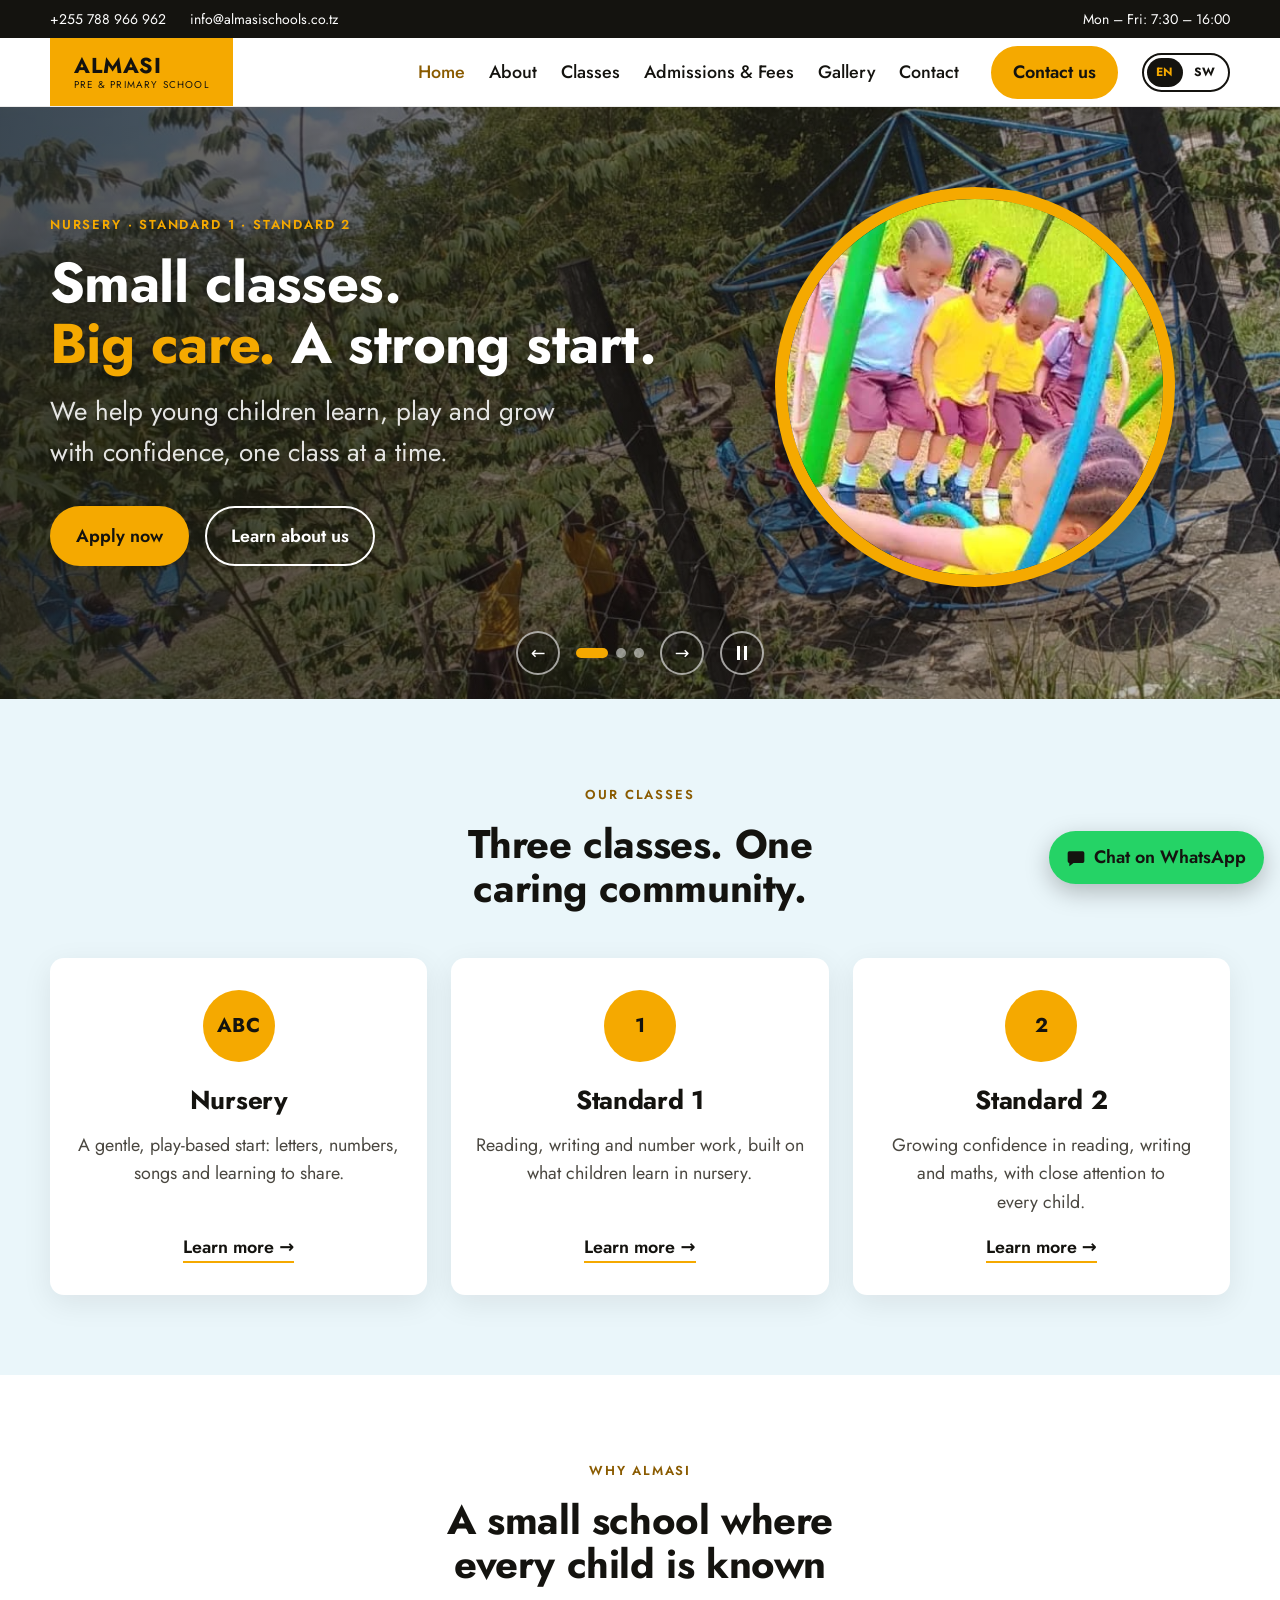
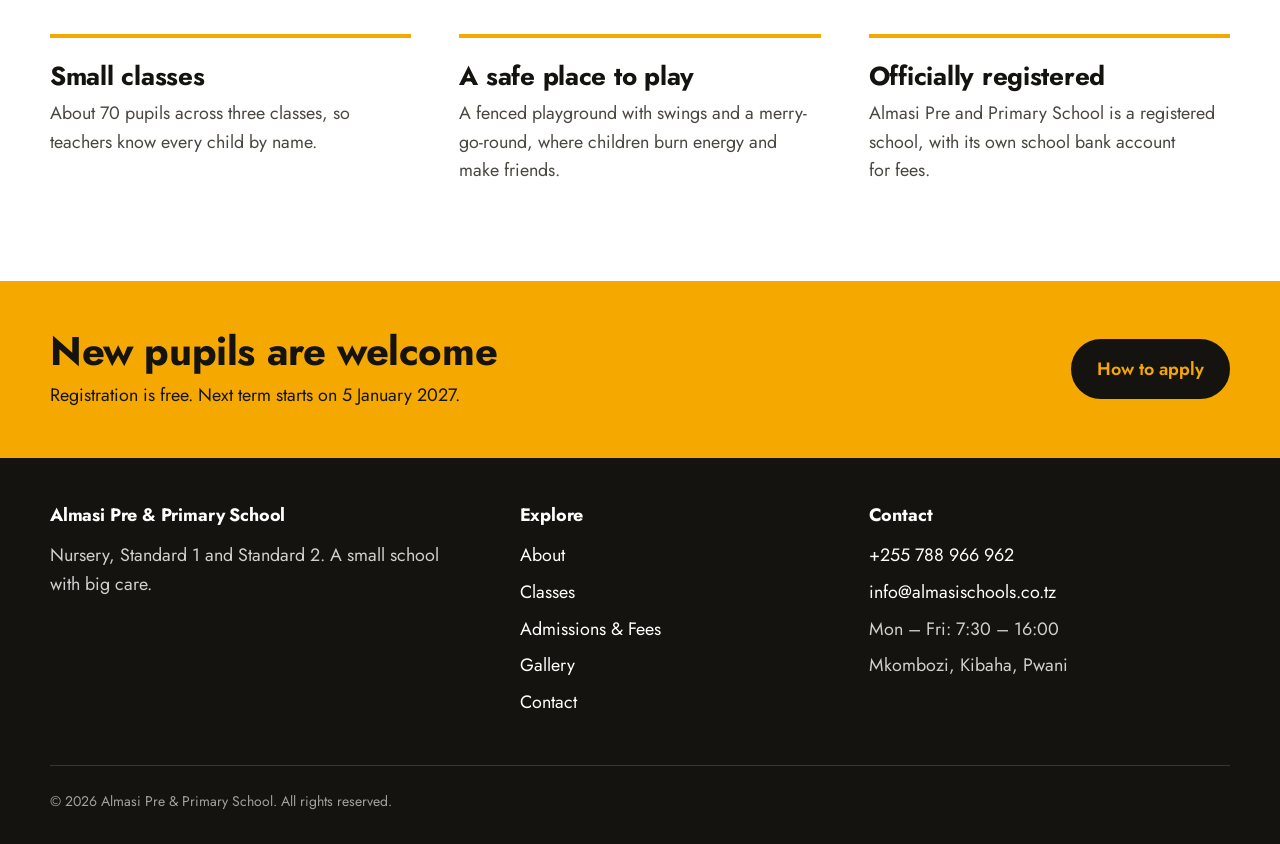
<file: index.html>
<!doctype html>
<html lang="en">
<head>
  <meta charset="utf-8">
  <meta name="viewport" content="width=device-width, initial-scale=1">
  <title>Almasi Pre &amp; Primary School | Nursery, Standard 1 and Standard 2</title>
  <meta name="description" content="Almasi Pre and Primary School: a small school with big care. Nursery, Standard 1 and Standard 2.">
  <link rel="preconnect" href="https://fonts.googleapis.com">
  <link rel="preconnect" href="https://fonts.gstatic.com" crossorigin>
  <link href="https://fonts.googleapis.com/css2?family=Jost:wght@400;500;600;700&display=swap" rel="stylesheet">
  <link rel="stylesheet" href="css/tokens.css">
  <link rel="stylesheet" href="css/base.css">
  <link rel="stylesheet" href="css/header.css">
  <link rel="stylesheet" href="css/hero.css">
  <link rel="stylesheet" href="css/sections.css">
  <link rel="stylesheet" href="css/footer.css">
  <script src="js/main.js" defer></script>
  <script src="js/hero.js" defer></script>
  <script src="js/i18n.js" defer></script>
</head>
<body>
  <a class="skip" href="#main">Skip to content</a>

  <!-- TODO: replace placeholder phone, email and hours with real ones -->
  <div class="topbar">
    <div class="container">
      <div class="topbar__group">
        <a href="tel:+255788966962">+255 788 966 962</a>
        <a href="mailto:info@almasischools.co.tz">info@almasischools.co.tz</a>
      </div>
      <span>Mon – Fri: 7:30 – 16:00</span>
    </div>
  </div>

  <header class="site-header">
    <div class="container">
      <a class="brand" href="index.html" aria-label="Almasi Pre and Primary School, home">
        <strong>ALMASI</strong><span>Pre &amp; Primary School</span>
      </a>
      <button class="nav-toggle" aria-expanded="false" aria-controls="site-nav">Menu</button>
      <nav class="site-nav" id="site-nav" data-open="false" aria-label="Main">
        <ul>
          <li><a class="nav-link" href="index.html" aria-current="page">Home</a></li>
          <li><a class="nav-link" href="about.html">About</a></li>
          <li><a class="nav-link" href="classes.html">Classes</a></li>
          <li><a class="nav-link" href="admissions.html">Admissions &amp; Fees</a></li>
          <li><a class="nav-link" href="gallery.html">Gallery</a></li>
          <li><a class="nav-link" href="contact.html">Contact</a></li>
        </ul>
        <a class="btn" href="contact.html">Contact us</a>
      </nav>
    </div>
  </header>

  <main id="main">
        <section class="hero" aria-roledescription="carousel" aria-label="Highlights">
      <div class="hero__slides" aria-live="off">

        <article class="slide slide--1 is-active" aria-roledescription="slide" aria-label="1 of 3">
          <div class="container hero__grid">
            <div class="hero__copy">
              <span class="eyebrow">Nursery · Standard 1 · Standard 2</span>
              <h1 class="hero__title">Small classes. <em>Big care.</em> A&nbsp;strong&nbsp;start.</h1>
              <p class="hero__lead">We help young children learn, play and grow with confidence, one class at a time.</p>
              <div class="hero__actions">
                <a class="btn" href="admissions.html">Apply now</a>
                <a class="btn btn--ghost" href="about.html">Learn about us</a>
              </div>
            </div>
            <div class="hero__photo">
              <img src="img/hero.jpg" width="440" height="863" style="object-position: 50% 15%" alt="Pupils sitting together on a swing in the school playground">
            </div>
          </div>
        </article>

        <article class="slide slide--2" aria-roledescription="slide" aria-label="2 of 3">
          <div class="container hero__grid">
            <div class="hero__copy">
              <span class="eyebrow">Admissions</span>
              <h2 class="hero__title">New pupils are <em>welcome</em>.</h2>
              <p class="hero__lead">Registration is free. Next term starts on 5 January 2027.</p>
              <div class="hero__actions">
                <a class="btn" href="admissions.html">How to apply</a>
                <a class="btn btn--ghost" href="contact.html">Contact us</a>
              </div>
            </div>
            <div class="hero__photo">
              <img src="img/gallery/pupil-uniform.jpg" width="960" height="1280" style="object-position: 50% 20%" alt="A pupil in the yellow and black Almasi school uniform">
            </div>
          </div>
        </article>

        <article class="slide slide--3" aria-roledescription="slide" aria-label="3 of 3">
          <div class="container hero__grid">
            <div class="hero__copy">
              <span class="eyebrow">Safe and caring</span>
              <h2 class="hero__title">A safe place to <em>play and learn</em></h2>
              <p class="hero__lead">A fenced playground with swings and play equipment, and teachers who know every child.</p>
              <div class="hero__actions">
                <a class="btn" href="gallery.html">See our gallery</a>
                <a class="btn btn--ghost" href="contact.html">Visit us</a>
              </div>
            </div>
            <div class="hero__photo">
              <img src="img/gallery/two-pupils.jpg" width="590" height="1080" style="object-position: 50% 22%" alt="Two pupils in school uniform holding hands">
            </div>
          </div>
        </article>

      </div>

      <div class="hero__controls">
        <button class="hero__arrow hero__prev" type="button" aria-label="Previous slide">&larr;</button>
        <div class="hero__dots">
          <button class="hero__dot" type="button" aria-label="Go to slide 1" aria-current="true"></button>
          <button class="hero__dot" type="button" aria-label="Go to slide 2"></button>
          <button class="hero__dot" type="button" aria-label="Go to slide 3"></button>
        </div>
        <button class="hero__arrow hero__next" type="button" aria-label="Next slide">&rarr;</button>
        <button class="hero__pause" type="button" aria-label="Pause slideshow" aria-pressed="false"></button>
      </div>
    </section>

    <!-- TODO: placeholder copy. Confirm with the school before launch -->
    <section class="section section--tint" aria-labelledby="classes-title">
      <div class="container">
        <div class="section__head">
          <span class="eyebrow">Our classes</span>
          <h2 id="classes-title">Three classes. One caring community.</h2>
        </div>
        <div class="cards">
          <article class="card">
            <div class="card__badge" aria-hidden="true">ABC</div>
            <h3>Nursery</h3>
            <p>A gentle, play-based start: letters, numbers, songs and learning to share.</p>
            <a class="card__link" href="classes.html#nursery">Learn more &rarr;</a>
          </article>
          <article class="card">
            <div class="card__badge" aria-hidden="true">1</div>
            <h3>Standard 1</h3>
            <p>Reading, writing and number work, built on what children learn in nursery.</p>
            <a class="card__link" href="classes.html#standard-1">Learn more &rarr;</a>
          </article>
          <article class="card">
            <div class="card__badge" aria-hidden="true">2</div>
            <h3>Standard 2</h3>
            <p>Growing confidence in reading, writing and maths, with close attention to every child.</p>
            <a class="card__link" href="classes.html#standard-2">Learn more &rarr;</a>
          </article>
        </div>
      </div>
    </section>

    <!-- TODO: confirm pupil numbers; add registration number -->
    <section class="section" aria-labelledby="why-title">
      <div class="container">
        <div class="section__head">
          <span class="eyebrow">Why Almasi</span>
          <h2 id="why-title">A small school where every child is known</h2>
        </div>
        <div class="features">
          <div class="feature">
            <h3>Small classes</h3>
            <p>About 70 pupils across three classes, so teachers know every child by name.</p>
          </div>
          <div class="feature">
            <h3>A safe place to play</h3>
            <p>A fenced playground with swings and a merry-go-round, where children burn energy and make friends.</p>
          </div>
          <div class="feature">
            <h3>Officially registered</h3>
            <p>Almasi Pre and Primary School is a registered school, with its own school bank account for fees.</p>
          </div>
        </div>
      </div>
    </section>

    <section class="band" aria-labelledby="apply-title">
      <div class="container">
        <div>
                    <h2 id="apply-title">New pupils are welcome</h2>
          <p>Registration is free. Next term starts on 5 January 2027.</p>
        </div>
        <a class="btn" href="admissions.html">How to apply</a>
      </div>
    </section>
  </main>

  <!-- TODO: replace placeholder phone, email, address and WhatsApp number -->
  <footer class="site-footer">
    <div class="container">
      <div class="footer__grid">
        <div>
          <h3>Almasi Pre &amp; Primary School</h3>
          <p>Nursery, Standard 1 and Standard 2. A small school with big care.</p>
        </div>
        <div>
          <h3>Explore</h3>
          <ul class="footer__list">
            <li><a href="about.html">About</a></li>
            <li><a href="classes.html">Classes</a></li>
            <li><a href="admissions.html">Admissions &amp; Fees</a></li>
            <li><a href="gallery.html">Gallery</a></li>
            <li><a href="contact.html">Contact</a></li>
          </ul>
        </div>
        <div>
          <h3>Contact</h3>
          <ul class="footer__list">
            <li><a href="tel:+255788966962">+255 788 966 962</a></li>
            <li><a href="mailto:info@almasischools.co.tz">info@almasischools.co.tz</a></li>
            <li>Mon – Fri: 7:30 – 16:00</li>
            <li>Mkombozi, Kibaha, Pwani</li>
          </ul>
        </div>
      </div>
      <div class="footer__legal">
        <p>&copy; 2026 Almasi Pre &amp; Primary School. All rights reserved.</p>
      </div>
    </div>
  </footer>

  <a class="whatsapp" href="https://wa.me/255788966962?text=Hello%20Almasi%20Pre%20%26%20Primary%20School%2C%20I%20would%20like%20to%20ask%20about%20admission." aria-label="Chat with us on WhatsApp">
    <svg viewBox="0 0 24 24" width="20" height="20" aria-hidden="true"><path fill="currentColor" d="M4 4h16a2 2 0 0 1 2 2v10a2 2 0 0 1-2 2H9l-5 4v-4H4a2 2 0 0 1-2-2V6a2 2 0 0 1 2-2z"/></svg>
    <span class="whatsapp__label">Chat on WhatsApp</span>
  </a>
</body>
</html>
</file>
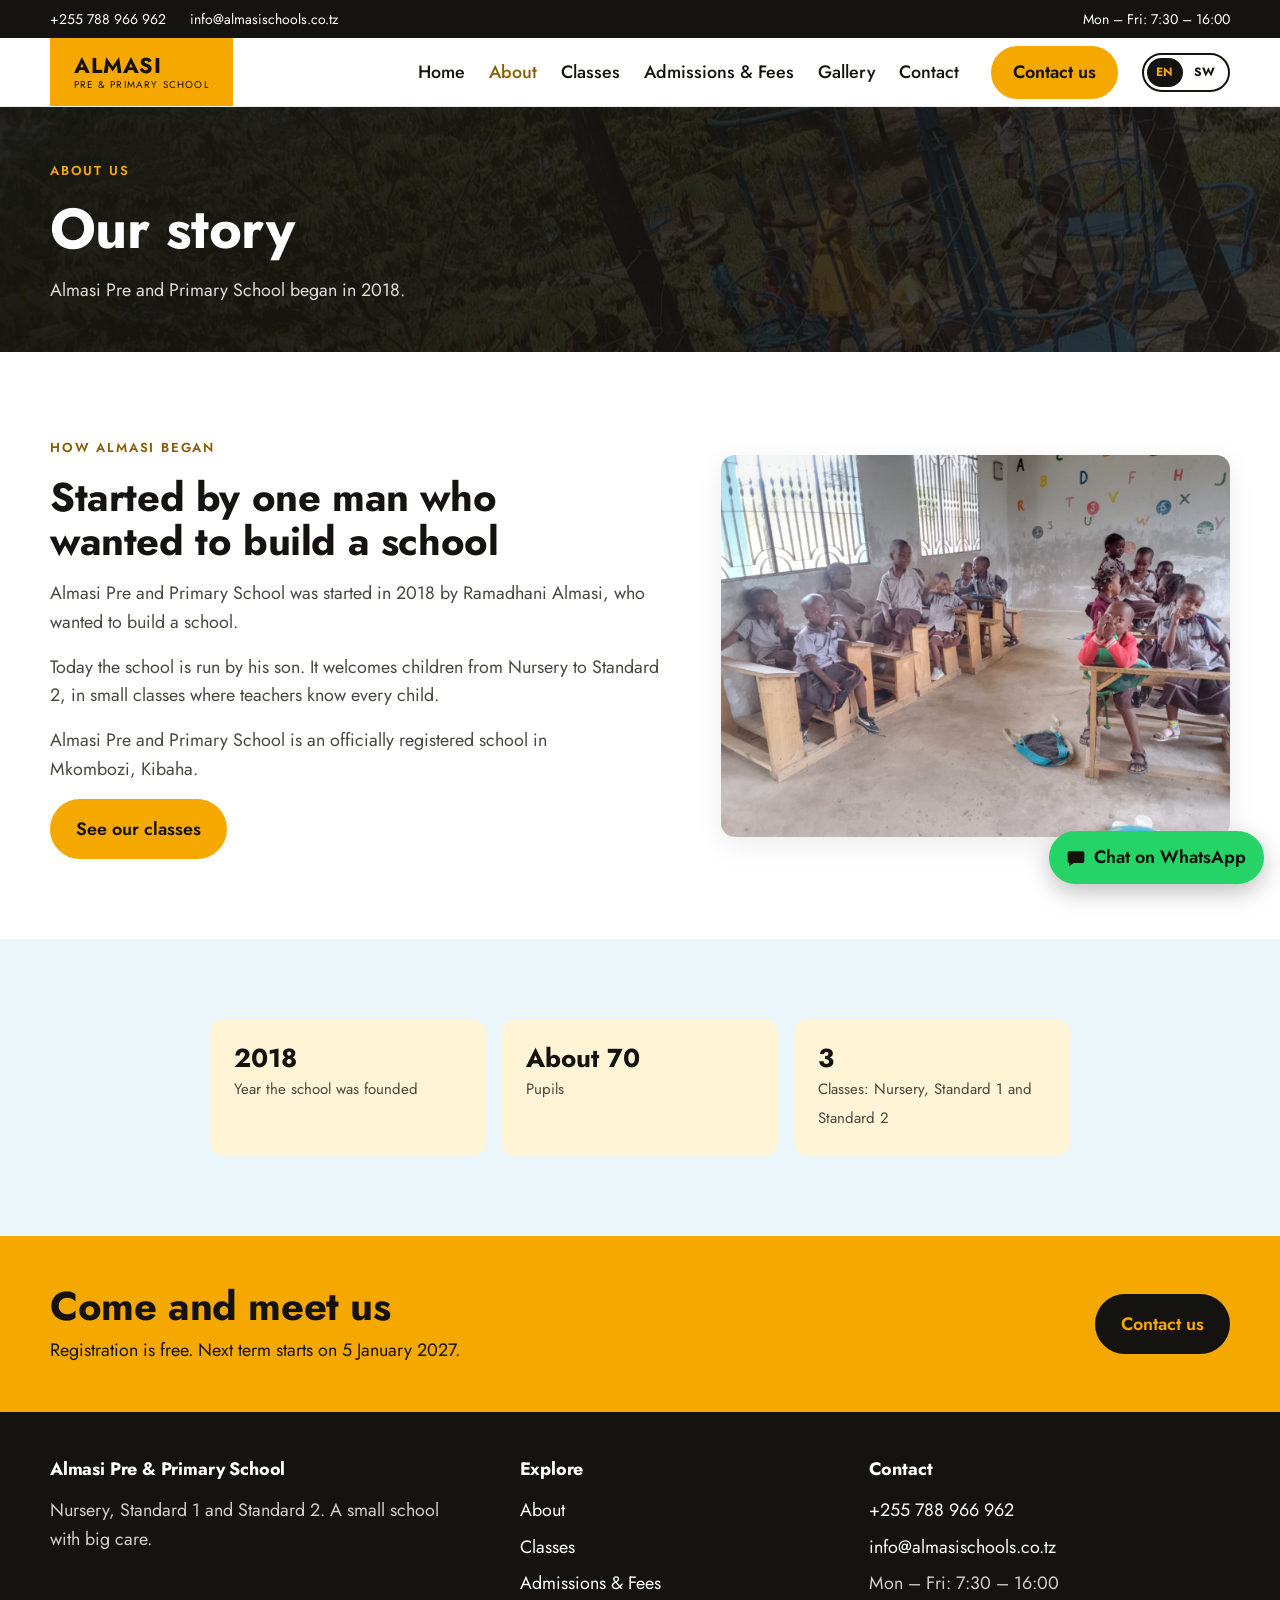
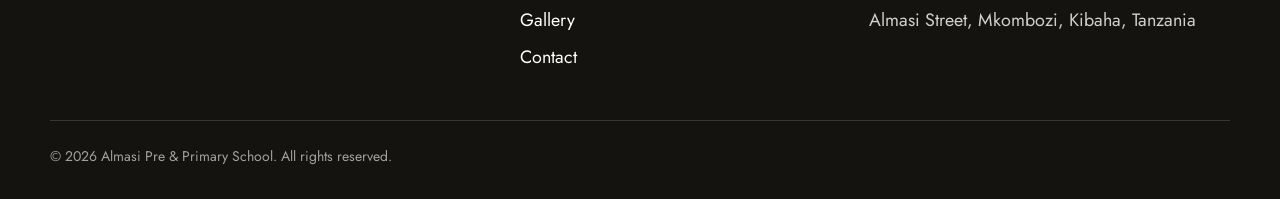
<file: about.html>
<!doctype html>
<html lang="en">
<head>
  <meta charset="utf-8">
  <meta name="viewport" content="width=device-width, initial-scale=1">
  <title>About | Almasi Pre &amp; Primary School</title>
  <meta name="description" content="Almasi Pre and Primary School was started in 2018 by Ramadhani Almasi in Mkombozi, Kibaha. Read our story.">
  <link rel="preconnect" href="https://fonts.googleapis.com">
  <link rel="preconnect" href="https://fonts.gstatic.com" crossorigin>
  <link href="https://fonts.googleapis.com/css2?family=Jost:wght@400;500;600;700&display=swap" rel="stylesheet">
  <link rel="stylesheet" href="css/tokens.css">
  <link rel="stylesheet" href="css/base.css">
  <link rel="stylesheet" href="css/header.css">
  <link rel="stylesheet" href="css/sections.css">
  <link rel="stylesheet" href="css/footer.css">
  <link rel="stylesheet" href="css/pages.css">
  <script src="js/main.js" defer></script>
  <script src="js/i18n.js" defer></script>
</head>
<body>
  <a class="skip" href="#main">Skip to content</a>

  <!-- TODO: confirm email address and opening hours -->
  <div class="topbar">
    <div class="container">
      <div class="topbar__group">
        <a href="tel:+255788966962">+255 788 966 962</a>
        <a href="mailto:info@almasischools.co.tz">info@almasischools.co.tz</a>
      </div>
      <span>Mon – Fri: 7:30 – 16:00</span>
    </div>
  </div>

  <header class="site-header">
    <div class="container">
      <a class="brand" href="index.html" aria-label="Almasi Pre and Primary School, home">
        <strong>ALMASI</strong><span>Pre &amp; Primary School</span>
      </a>
      <button class="nav-toggle" aria-expanded="false" aria-controls="site-nav">Menu</button>
      <nav class="site-nav" id="site-nav" data-open="false" aria-label="Main">
        <ul>
          <li><a class="nav-link" href="index.html">Home</a></li>
          <li><a class="nav-link" href="about.html" aria-current="page">About</a></li>
          <li><a class="nav-link" href="classes.html">Classes</a></li>
          <li><a class="nav-link" href="admissions.html">Admissions &amp; Fees</a></li>
          <li><a class="nav-link" href="gallery.html">Gallery</a></li>
          <li><a class="nav-link" href="contact.html">Contact</a></li>
        </ul>
        <a class="btn" href="contact.html">Contact us</a>
      </nav>
    </div>
  </header>

  <main id="main">
    <section class="page-hero">
      <div class="container">
        <span class="eyebrow">About us</span>
        <h1>Our story</h1>
        <p>Almasi Pre and Primary School began in 2018.</p>
      </div>
    </section>

    <!-- TODO: this story uses only the facts given so far. Add the real details:
         why Ramadhani Almasi wanted a school, key milestones, and the name and role of the person running it today -->
    <section class="section">
      <div class="container about-grid">
        <div>
          <span class="eyebrow">How Almasi began</span>
          <h2>Started by one man who wanted to build a school</h2>
          <p>Almasi Pre and Primary School was started in 2018 by Ramadhani Almasi, who wanted to build a school.</p>
          <p>Today the school is run by his son. It welcomes children from Nursery to Standard 2, in small classes where teachers know every child.</p>
          <p>Almasi Pre and Primary School is an officially registered school in Mkombozi, Kibaha.</p>
          <a class="btn" href="classes.html">See our classes</a>
        </div>
        <div class="about-photo">
          <img src="img/gallery/classroom.jpg" width="1280" height="960" alt="Pupils sitting at their wooden desks in an Almasi classroom" loading="lazy">
        </div>
      </div>
    </section>

    <!-- TODO: update these numbers whenever they change -->
    <section class="section section--tint">
      <div class="narrow">
        <div class="facts">
          <div class="fact"><strong>2018</strong><span>Year the school was founded</span></div>
          <div class="fact"><strong>About 70</strong><span>Pupils</span></div>
          <div class="fact"><strong>3</strong><span>Classes: Nursery, Standard 1 and Standard 2</span></div>
        </div>
      </div>
    </section>

    <section class="band" aria-labelledby="visit-title">
      <div class="container">
        <div>
          <h2 id="visit-title">Come and meet us</h2>
          <p>Registration is free. Next term starts on 5 January 2027.</p>
        </div>
        <a class="btn" href="contact.html">Contact us</a>
      </div>
    </section>
  </main>

  <footer class="site-footer">
    <div class="container">
      <div class="footer__grid">
        <div>
          <h3>Almasi Pre &amp; Primary School</h3>
          <p>Nursery, Standard 1 and Standard 2. A small school with big care.</p>
        </div>
        <div>
          <h3>Explore</h3>
          <ul class="footer__list">
            <li><a href="about.html">About</a></li>
            <li><a href="classes.html">Classes</a></li>
            <li><a href="admissions.html">Admissions &amp; Fees</a></li>
            <li><a href="gallery.html">Gallery</a></li>
            <li><a href="contact.html">Contact</a></li>
          </ul>
        </div>
        <div>
          <h3>Contact</h3>
          <ul class="footer__list">
            <li><a href="tel:+255788966962">+255 788 966 962</a></li>
            <li><a href="mailto:info@almasischools.co.tz">info@almasischools.co.tz</a></li>
            <li>Mon – Fri: 7:30 – 16:00</li>
            <li>Almasi Street, Mkombozi, Kibaha, Tanzania</li>
          </ul>
        </div>
      </div>
      <div class="footer__legal">
        <p>&copy; 2026 Almasi Pre &amp; Primary School. All rights reserved.</p>
      </div>
    </div>
  </footer>

  <a class="whatsapp" href="https://wa.me/255788966962?text=Hello%20Almasi%20Pre%20%26%20Primary%20School%2C%20I%20would%20like%20to%20ask%20about%20admission." aria-label="Chat with us on WhatsApp">
    <svg viewBox="0 0 24 24" width="20" height="20" aria-hidden="true"><path fill="currentColor" d="M4 4h16a2 2 0 0 1 2 2v10a2 2 0 0 1-2 2H9l-5 4v-4H4a2 2 0 0 1-2-2V6a2 2 0 0 1 2-2z"/></svg>
    <span class="whatsapp__label">Chat on WhatsApp</span>
  </a>
</body>
</html>
</file>
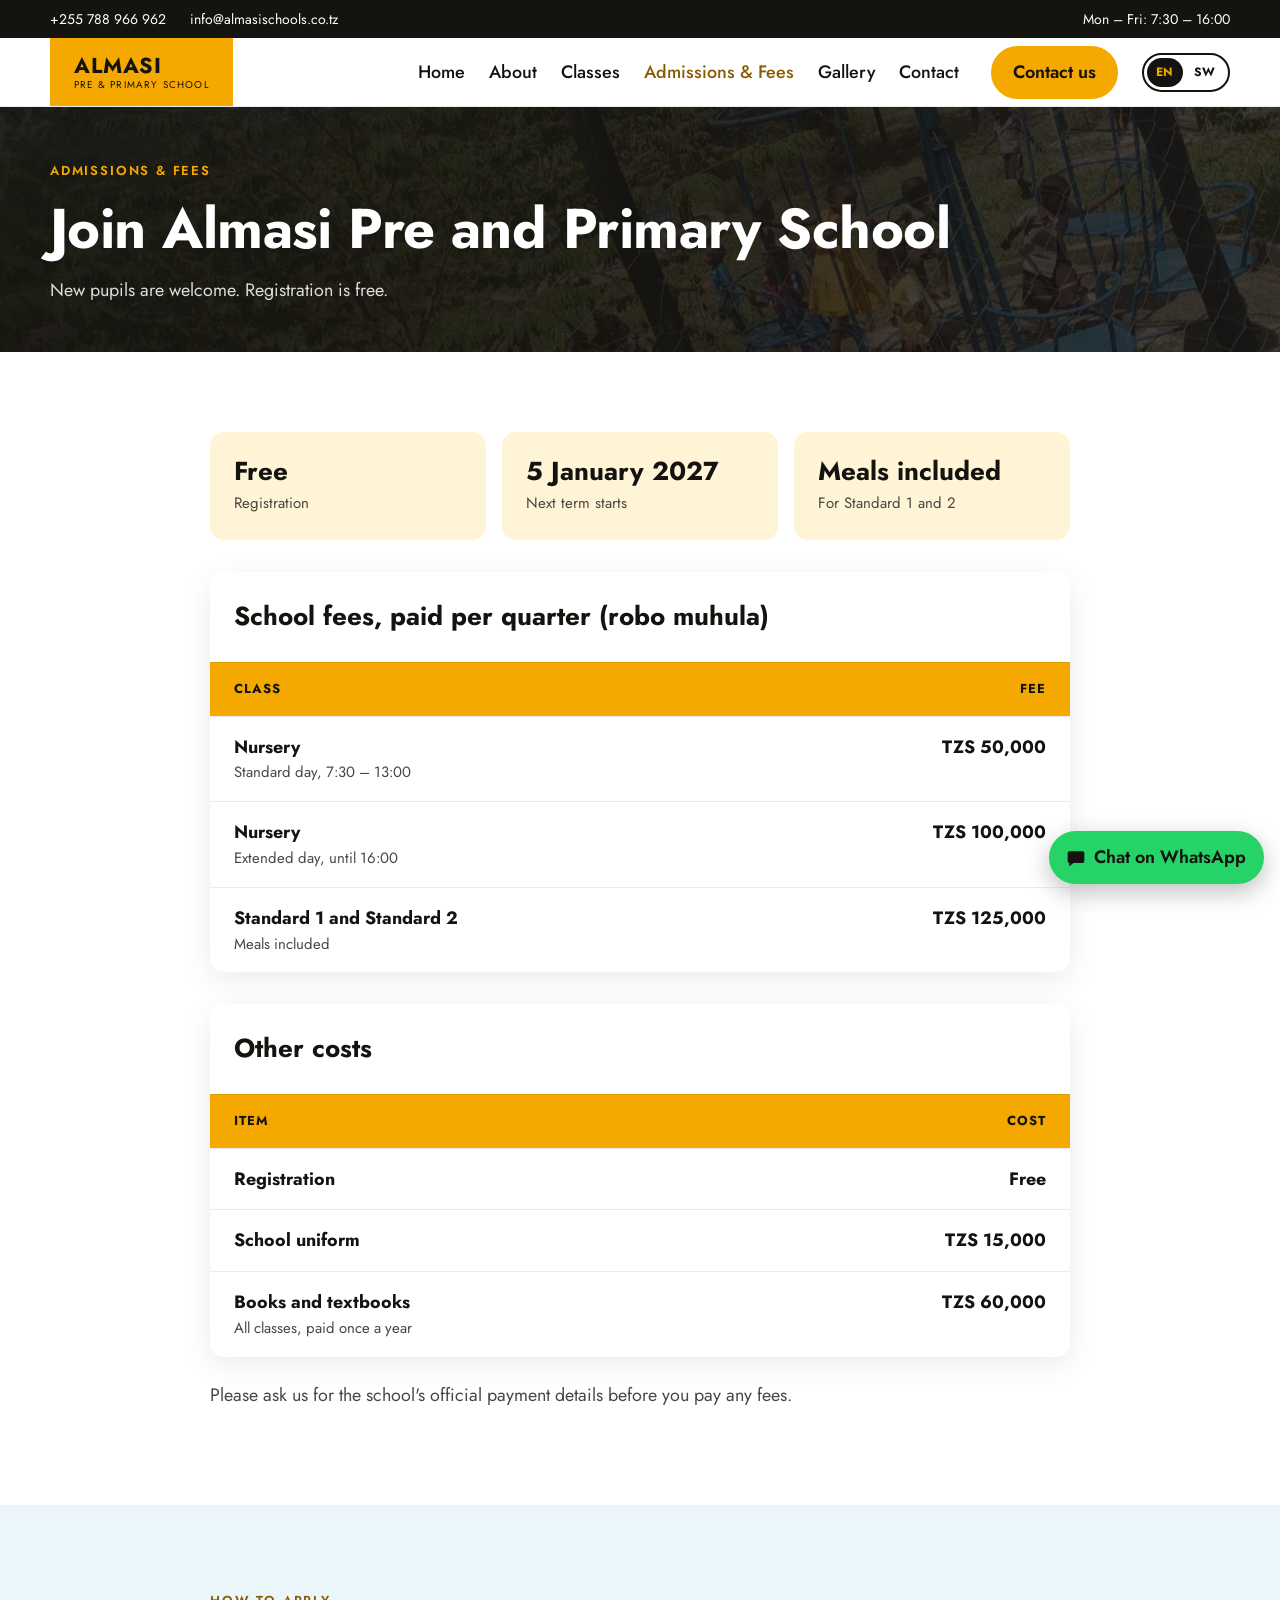
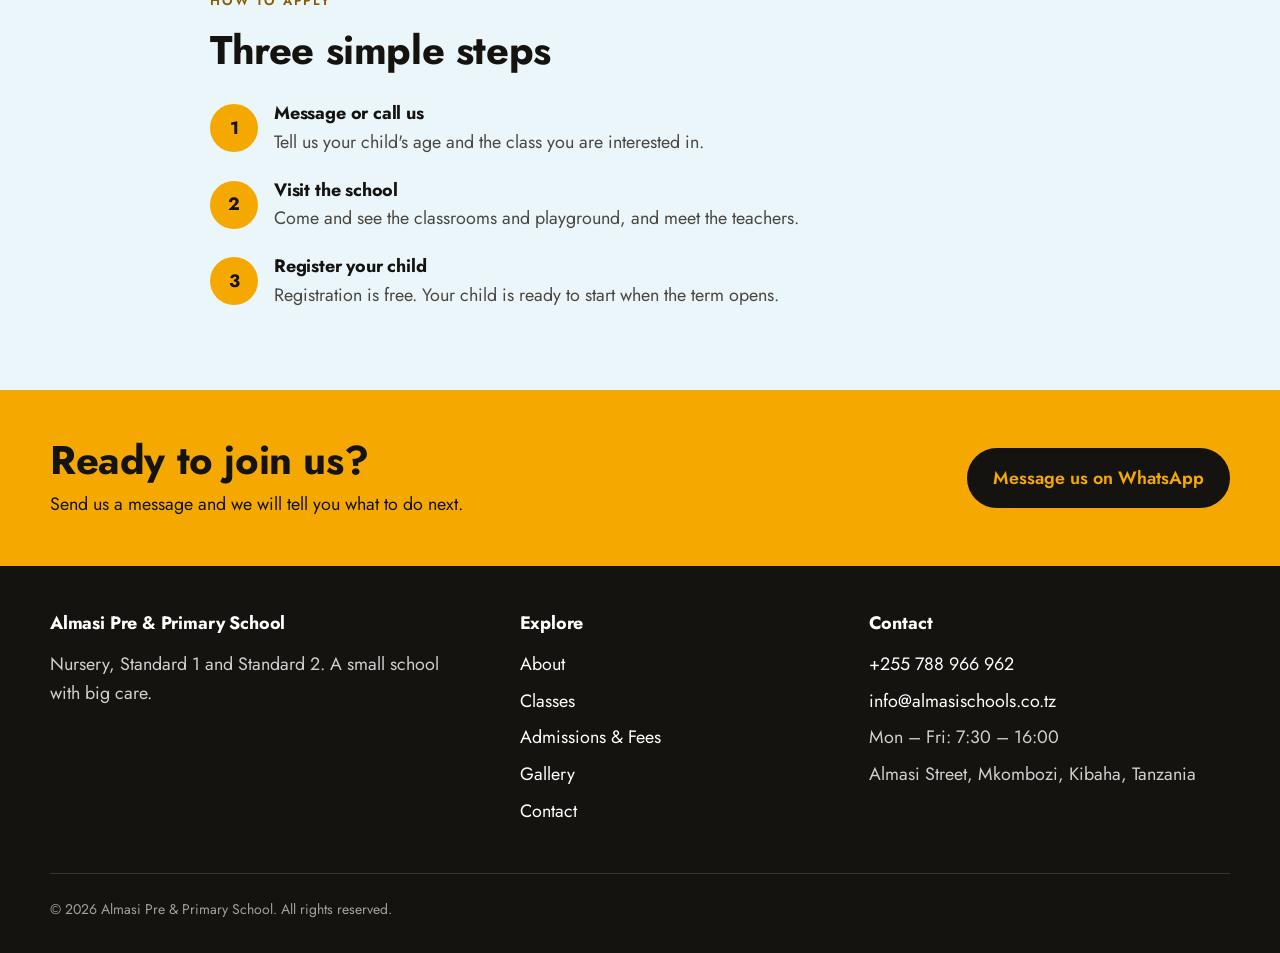
<file: admissions.html>
<!doctype html>
<html lang="en">
<head>
  <meta charset="utf-8">
  <meta name="viewport" content="width=device-width, initial-scale=1">
  <title>Admissions &amp; Fees | Almasi Pre &amp; Primary School</title>
  <meta name="description" content="Fees and admission at Almasi Pre and Primary School, Mkombozi, Kibaha. Registration is free. Next term starts on 5 January 2027.">
  <link rel="preconnect" href="https://fonts.googleapis.com">
  <link rel="preconnect" href="https://fonts.gstatic.com" crossorigin>
  <link href="https://fonts.googleapis.com/css2?family=Jost:wght@400;500;600;700&display=swap" rel="stylesheet">
  <link rel="stylesheet" href="css/tokens.css">
  <link rel="stylesheet" href="css/base.css">
  <link rel="stylesheet" href="css/header.css">
  <link rel="stylesheet" href="css/sections.css">
  <link rel="stylesheet" href="css/footer.css">
  <link rel="stylesheet" href="css/pages.css">
  <script src="js/main.js" defer></script>
  <script src="js/i18n.js" defer></script>
</head>
<body>
  <a class="skip" href="#main">Skip to content</a>

  <!-- TODO: confirm email address and opening hours -->
  <div class="topbar">
    <div class="container">
      <div class="topbar__group">
        <a href="tel:+255788966962">+255 788 966 962</a>
        <a href="mailto:info@almasischools.co.tz">info@almasischools.co.tz</a>
      </div>
      <span>Mon – Fri: 7:30 – 16:00</span>
    </div>
  </div>

  <header class="site-header">
    <div class="container">
      <a class="brand" href="index.html" aria-label="Almasi Pre and Primary School, home">
        <strong>ALMASI</strong><span>Pre &amp; Primary School</span>
      </a>
      <button class="nav-toggle" aria-expanded="false" aria-controls="site-nav">Menu</button>
      <nav class="site-nav" id="site-nav" data-open="false" aria-label="Main">
        <ul>
          <li><a class="nav-link" href="index.html">Home</a></li>
          <li><a class="nav-link" href="about.html">About</a></li>
          <li><a class="nav-link" href="classes.html">Classes</a></li>
          <li><a class="nav-link" href="admissions.html" aria-current="page">Admissions &amp; Fees</a></li>
          <li><a class="nav-link" href="gallery.html">Gallery</a></li>
          <li><a class="nav-link" href="contact.html">Contact</a></li>
        </ul>
        <a class="btn" href="contact.html">Contact us</a>
      </nav>
    </div>
  </header>

  <main id="main">
    <section class="page-hero">
      <div class="container">
        <span class="eyebrow">Admissions &amp; Fees</span>
        <h1>Join Almasi Pre and Primary School</h1>
        <p>New pupils are welcome. Registration is free.</p>
      </div>
    </section>

    <section class="section">
      <div class="narrow">
        <div class="facts">
          <div class="fact"><strong>Free</strong><span>Registration</span></div>
          <div class="fact"><strong>5 January 2027</strong><span>Next term starts</span></div>
          <div class="fact"><strong>Meals included</strong><span>For Standard 1 and 2</span></div>
        </div>

        <div class="table-wrap">
          <table class="fee-table">
            <caption>School fees, paid per quarter (robo muhula)</caption>
            <thead>
              <tr><th scope="col">Class</th><th scope="col">Fee</th></tr>
            </thead>
            <tbody>
              <tr><th scope="row">Nursery<small>Standard day, 7:30 – 13:00</small></th><td>TZS 50,000</td></tr>
              <tr><th scope="row">Nursery<small>Extended day, until 16:00</small></th><td>TZS 100,000</td></tr>
              <tr><th scope="row">Standard 1 and Standard 2<small>Meals included</small></th><td>TZS 125,000</td></tr>
            </tbody>
          </table>
        </div>

        <div class="table-wrap">
          <table class="fee-table">
            <caption>Other costs</caption>
            <thead>
              <tr><th scope="col">Item</th><th scope="col">Cost</th></tr>
            </thead>
            <tbody>
              <tr><th scope="row">Registration</th><td>Free</td></tr>
              <tr><th scope="row">School uniform</th><td>TZS 15,000</td></tr>
              <tr><th scope="row">Books and textbooks<small>All classes, paid once a year</small></th><td>TZS 60,000</td></tr>
            </tbody>
          </table>
        </div>

        <p class="fee-note">Please ask us for the school's official payment details before you pay any fees.</p>
      </div>
    </section>

    <!-- TODO: confirm these steps match how the school really admits pupils -->
    <section class="section section--tint">
      <div class="narrow">
        <span class="eyebrow">How to apply</span>
        <h2>Three simple steps</h2>
        <ol class="steps">
          <li>
            <div>
              <h3>Message or call us</h3>
              <p>Tell us your child's age and the class you are interested in.</p>
            </div>
          </li>
          <li>
            <div>
              <h3>Visit the school</h3>
              <p>Come and see the classrooms and playground, and meet the teachers.</p>
            </div>
          </li>
          <li>
            <div>
              <h3>Register your child</h3>
              <p>Registration is free. Your child is ready to start when the term opens.</p>
            </div>
          </li>
        </ol>
      </div>
    </section>

    <section class="band" aria-labelledby="apply-title">
      <div class="container">
        <div>
          <h2 id="apply-title">Ready to join us?</h2>
          <p>Send us a message and we will tell you what to do next.</p>
        </div>
        <a class="btn" href="https://wa.me/255788966962?text=Hello%20Almasi%20Pre%20%26%20Primary%20School%2C%20I%20would%20like%20to%20register%20my%20child.%20Class%3A%20">Message us on WhatsApp</a>
      </div>
    </section>
  </main>

  <footer class="site-footer">
    <div class="container">
      <div class="footer__grid">
        <div>
          <h3>Almasi Pre &amp; Primary School</h3>
          <p>Nursery, Standard 1 and Standard 2. A small school with big care.</p>
        </div>
        <div>
          <h3>Explore</h3>
          <ul class="footer__list">
            <li><a href="about.html">About</a></li>
            <li><a href="classes.html">Classes</a></li>
            <li><a href="admissions.html">Admissions &amp; Fees</a></li>
            <li><a href="gallery.html">Gallery</a></li>
            <li><a href="contact.html">Contact</a></li>
          </ul>
        </div>
        <div>
          <h3>Contact</h3>
          <ul class="footer__list">
            <li><a href="tel:+255788966962">+255 788 966 962</a></li>
            <li><a href="mailto:info@almasischools.co.tz">info@almasischools.co.tz</a></li>
            <li>Mon – Fri: 7:30 – 16:00</li>
            <li>Almasi Street, Mkombozi, Kibaha, Tanzania</li>
          </ul>
        </div>
      </div>
      <div class="footer__legal">
        <p>&copy; 2026 Almasi Pre &amp; Primary School. All rights reserved.</p>
      </div>
    </div>
  </footer>

  <a class="whatsapp" href="https://wa.me/255788966962?text=Hello%20Almasi%20Pre%20%26%20Primary%20School%2C%20I%20would%20like%20to%20ask%20about%20admission." aria-label="Chat with us on WhatsApp">
    <svg viewBox="0 0 24 24" width="20" height="20" aria-hidden="true"><path fill="currentColor" d="M4 4h16a2 2 0 0 1 2 2v10a2 2 0 0 1-2 2H9l-5 4v-4H4a2 2 0 0 1-2-2V6a2 2 0 0 1 2-2z"/></svg>
    <span class="whatsapp__label">Chat on WhatsApp</span>
  </a>
</body>
</html>
</file>
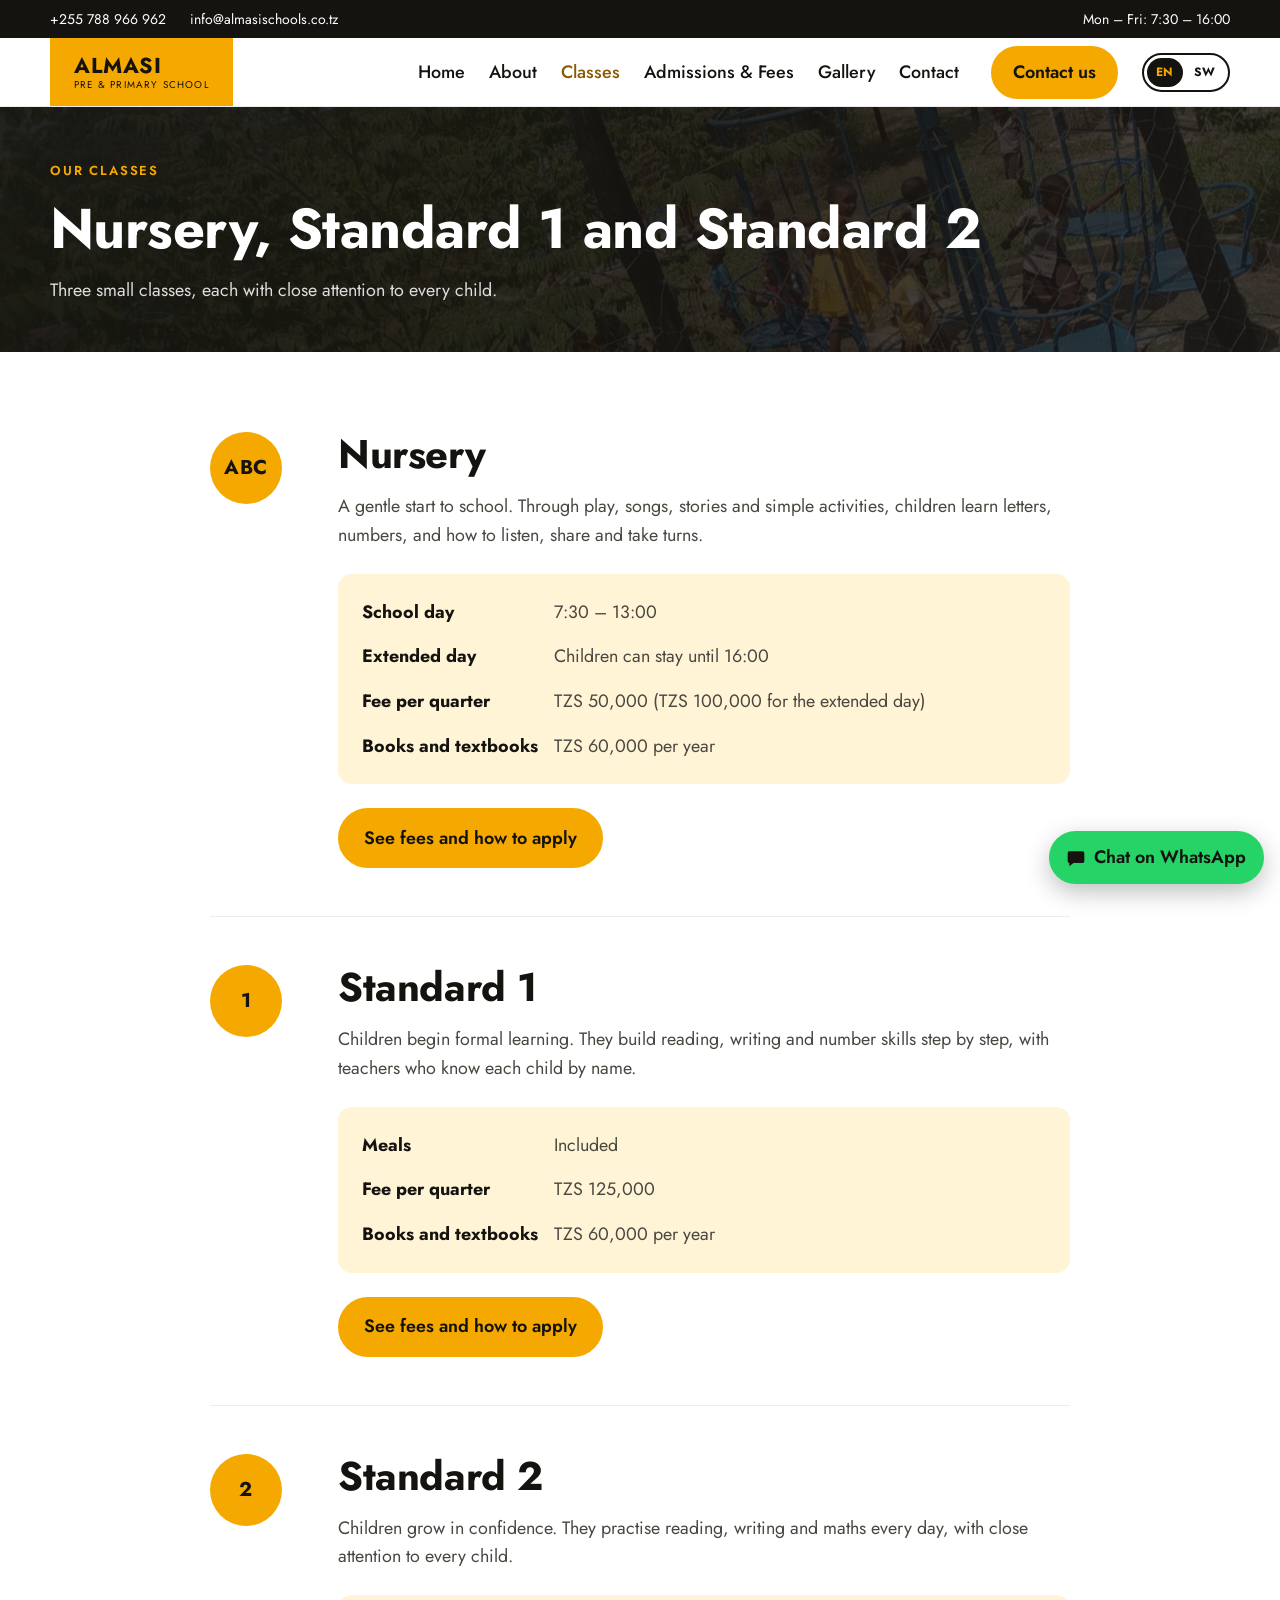
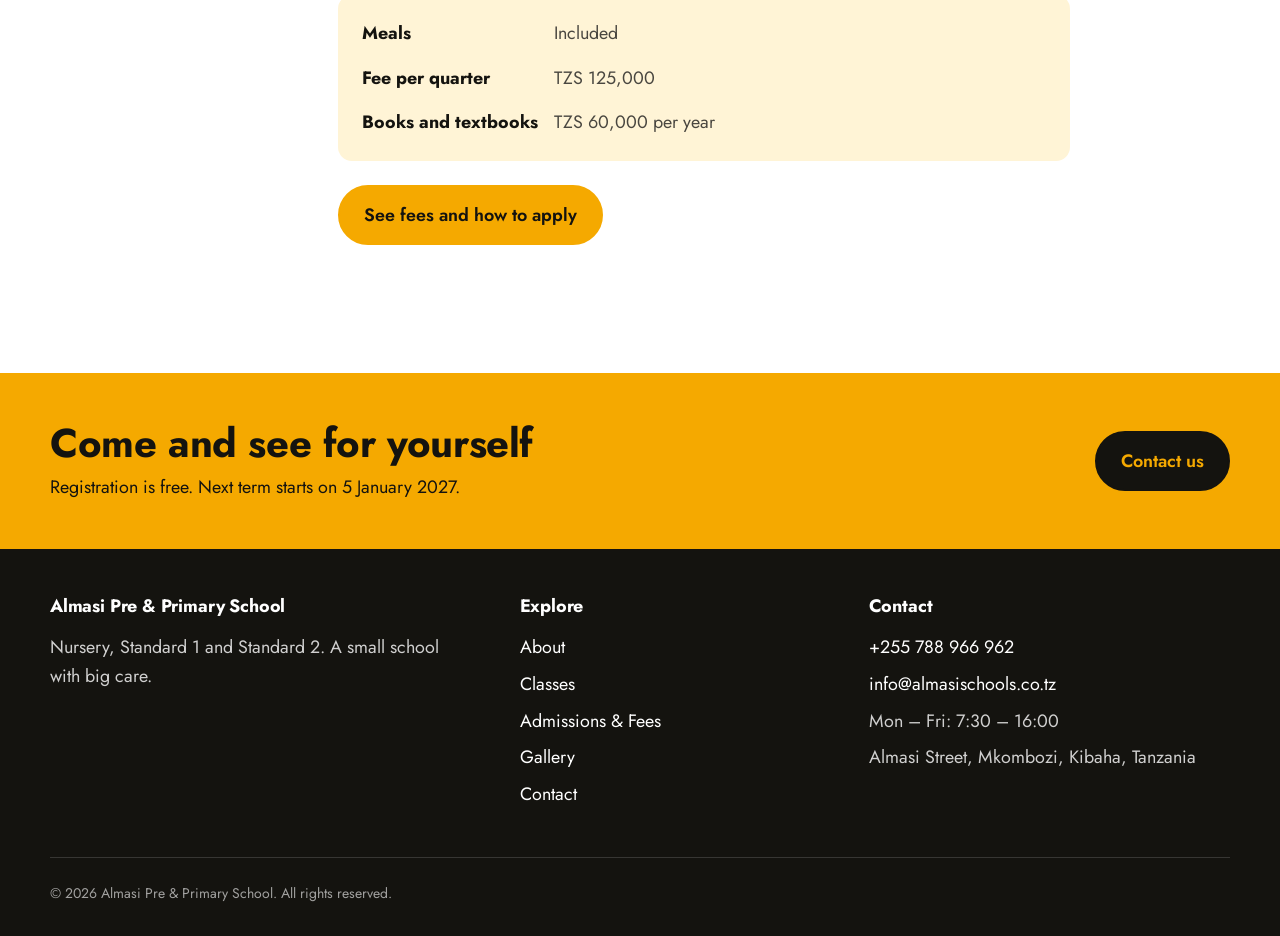
<file: classes.html>
<!doctype html>
<html lang="en">
<head>
  <meta charset="utf-8">
  <meta name="viewport" content="width=device-width, initial-scale=1">
  <title>Classes | Almasi Pre &amp; Primary School</title>
  <meta name="description" content="Nursery, Standard 1 and Standard 2 at Almasi Pre and Primary School in Mkombozi, Kibaha: school day, fees and what children learn.">
  <link rel="preconnect" href="https://fonts.googleapis.com">
  <link rel="preconnect" href="https://fonts.gstatic.com" crossorigin>
  <link href="https://fonts.googleapis.com/css2?family=Jost:wght@400;500;600;700&display=swap" rel="stylesheet">
  <link rel="stylesheet" href="css/tokens.css">
  <link rel="stylesheet" href="css/base.css">
  <link rel="stylesheet" href="css/header.css">
  <link rel="stylesheet" href="css/sections.css">
  <link rel="stylesheet" href="css/footer.css">
  <link rel="stylesheet" href="css/pages.css">
  <script src="js/main.js" defer></script>
  <script src="js/i18n.js" defer></script>
</head>
<body>
  <a class="skip" href="#main">Skip to content</a>

  <!-- TODO: confirm email address and opening hours -->
  <div class="topbar">
    <div class="container">
      <div class="topbar__group">
        <a href="tel:+255788966962">+255 788 966 962</a>
        <a href="mailto:info@almasischools.co.tz">info@almasischools.co.tz</a>
      </div>
      <span>Mon – Fri: 7:30 – 16:00</span>
    </div>
  </div>

  <header class="site-header">
    <div class="container">
      <a class="brand" href="index.html" aria-label="Almasi Pre and Primary School, home">
        <strong>ALMASI</strong><span>Pre &amp; Primary School</span>
      </a>
      <button class="nav-toggle" aria-expanded="false" aria-controls="site-nav">Menu</button>
      <nav class="site-nav" id="site-nav" data-open="false" aria-label="Main">
        <ul>
          <li><a class="nav-link" href="index.html">Home</a></li>
          <li><a class="nav-link" href="about.html">About</a></li>
          <li><a class="nav-link" href="classes.html" aria-current="page">Classes</a></li>
          <li><a class="nav-link" href="admissions.html">Admissions &amp; Fees</a></li>
          <li><a class="nav-link" href="gallery.html">Gallery</a></li>
          <li><a class="nav-link" href="contact.html">Contact</a></li>
        </ul>
        <a class="btn" href="contact.html">Contact us</a>
      </nav>
    </div>
  </header>

  <main id="main">
    <section class="page-hero">
      <div class="container">
        <span class="eyebrow">Our classes</span>
        <h1>Nursery, Standard 1 and Standard 2</h1>
        <p>Three small classes, each with close attention to every child.</p>
      </div>
    </section>

    <!-- TODO: the descriptions below are general. Ask the school to review and add what each class really covers -->
    <section class="section">
      <div class="narrow">

        <article class="class-block" id="nursery">
          <div class="card__badge" aria-hidden="true">ABC</div>
          <div>
            <h2>Nursery</h2>
            <p>A gentle start to school. Through play, songs, stories and simple activities, children learn letters, numbers, and how to listen, share and take turns.</p>
            <dl class="detail-list">
              <div><dt>School day</dt><dd>7:30 – 13:00</dd></div>
              <div><dt>Extended day</dt><dd>Children can stay until 16:00</dd></div>
              <div><dt>Fee per quarter</dt><dd>TZS 50,000 (TZS 100,000 for the extended day)</dd></div>
              <div><dt>Books and textbooks</dt><dd>TZS 60,000 per year</dd></div>
            </dl>
            <a class="btn" href="admissions.html">See fees and how to apply</a>
          </div>
        </article>

        <article class="class-block" id="standard-1">
          <div class="card__badge" aria-hidden="true">1</div>
          <div>
            <h2>Standard 1</h2>
            <p>Children begin formal learning. They build reading, writing and number skills step by step, with teachers who know each child by name.</p>
            <dl class="detail-list">
              <div><dt>Meals</dt><dd>Included</dd></div>
              <div><dt>Fee per quarter</dt><dd>TZS 125,000</dd></div>
              <div><dt>Books and textbooks</dt><dd>TZS 60,000 per year</dd></div>
            </dl>
            <a class="btn" href="admissions.html">See fees and how to apply</a>
          </div>
        </article>

        <article class="class-block" id="standard-2">
          <div class="card__badge" aria-hidden="true">2</div>
          <div>
            <h2>Standard 2</h2>
            <p>Children grow in confidence. They practise reading, writing and maths every day, with close attention to every child.</p>
            <dl class="detail-list">
              <div><dt>Meals</dt><dd>Included</dd></div>
              <div><dt>Fee per quarter</dt><dd>TZS 125,000</dd></div>
              <div><dt>Books and textbooks</dt><dd>TZS 60,000 per year</dd></div>
            </dl>
            <a class="btn" href="admissions.html">See fees and how to apply</a>
          </div>
        </article>

      </div>
    </section>

    <section class="band" aria-labelledby="visit-title">
      <div class="container">
        <div>
          <h2 id="visit-title">Come and see for yourself</h2>
          <p>Registration is free. Next term starts on 5 January 2027.</p>
        </div>
        <a class="btn" href="contact.html">Contact us</a>
      </div>
    </section>
  </main>

  <footer class="site-footer">
    <div class="container">
      <div class="footer__grid">
        <div>
          <h3>Almasi Pre &amp; Primary School</h3>
          <p>Nursery, Standard 1 and Standard 2. A small school with big care.</p>
        </div>
        <div>
          <h3>Explore</h3>
          <ul class="footer__list">
            <li><a href="about.html">About</a></li>
            <li><a href="classes.html">Classes</a></li>
            <li><a href="admissions.html">Admissions &amp; Fees</a></li>
            <li><a href="gallery.html">Gallery</a></li>
            <li><a href="contact.html">Contact</a></li>
          </ul>
        </div>
        <div>
          <h3>Contact</h3>
          <ul class="footer__list">
            <li><a href="tel:+255788966962">+255 788 966 962</a></li>
            <li><a href="mailto:info@almasischools.co.tz">info@almasischools.co.tz</a></li>
            <li>Mon – Fri: 7:30 – 16:00</li>
            <li>Almasi Street, Mkombozi, Kibaha, Tanzania</li>
          </ul>
        </div>
      </div>
      <div class="footer__legal">
        <p>&copy; 2026 Almasi Pre &amp; Primary School. All rights reserved.</p>
      </div>
    </div>
  </footer>

  <a class="whatsapp" href="https://wa.me/255788966962?text=Hello%20Almasi%20Pre%20%26%20Primary%20School%2C%20I%20would%20like%20to%20ask%20about%20admission." aria-label="Chat with us on WhatsApp">
    <svg viewBox="0 0 24 24" width="20" height="20" aria-hidden="true"><path fill="currentColor" d="M4 4h16a2 2 0 0 1 2 2v10a2 2 0 0 1-2 2H9l-5 4v-4H4a2 2 0 0 1-2-2V6a2 2 0 0 1 2-2z"/></svg>
    <span class="whatsapp__label">Chat on WhatsApp</span>
  </a>
</body>
</html>
</file>
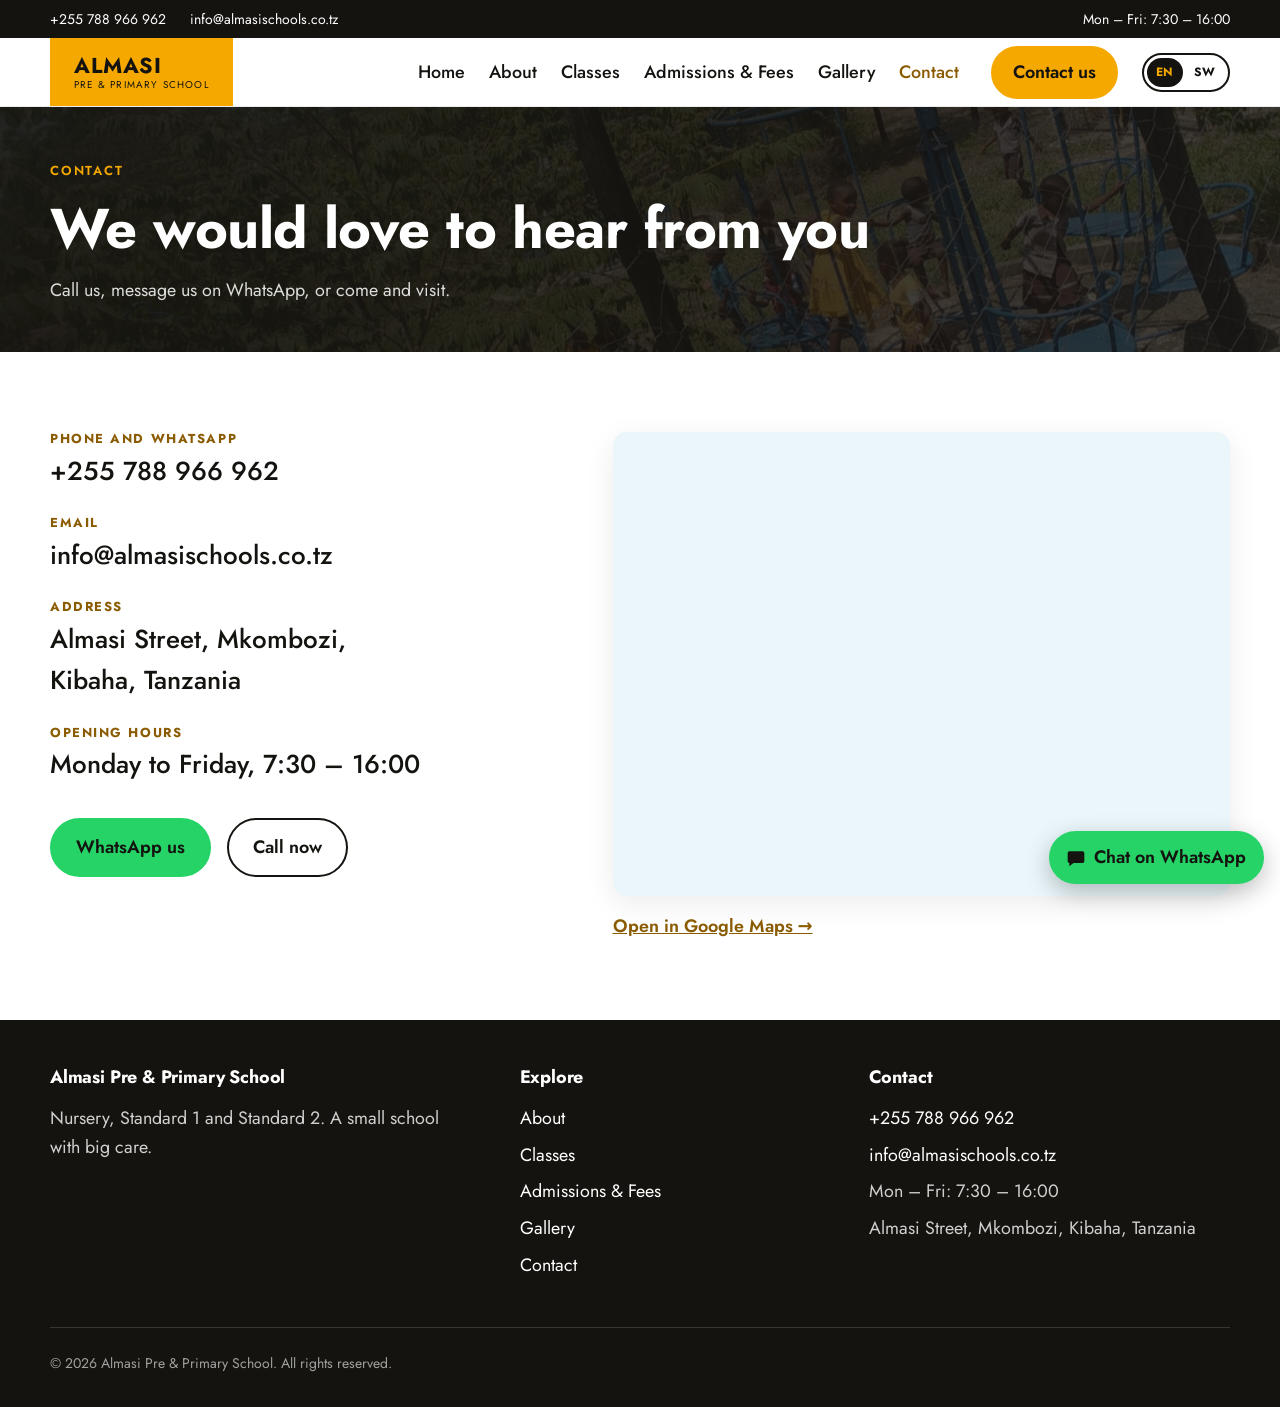
<file: contact.html>
<!doctype html>
<html lang="en">
<head>
  <meta charset="utf-8">
  <meta name="viewport" content="width=device-width, initial-scale=1">
  <title>Contact | Almasi Pre &amp; Primary School</title>
  <meta name="description" content="Contact Almasi Pre and Primary School in Mkombozi, Kibaha. Call, message us on WhatsApp, or visit us.">
  <link rel="preconnect" href="https://fonts.googleapis.com">
  <link rel="preconnect" href="https://fonts.gstatic.com" crossorigin>
  <link href="https://fonts.googleapis.com/css2?family=Jost:wght@400;500;600;700&display=swap" rel="stylesheet">
  <link rel="stylesheet" href="css/tokens.css">
  <link rel="stylesheet" href="css/base.css">
  <link rel="stylesheet" href="css/header.css">
  <link rel="stylesheet" href="css/sections.css">
  <link rel="stylesheet" href="css/footer.css">
  <link rel="stylesheet" href="css/pages.css">
  <script src="js/main.js" defer></script>
  <script src="js/i18n.js" defer></script>
</head>
<body>
  <a class="skip" href="#main">Skip to content</a>

  <!-- TODO: confirm email address and opening hours -->
  <div class="topbar">
    <div class="container">
      <div class="topbar__group">
        <a href="tel:+255788966962">+255 788 966 962</a>
        <a href="mailto:info@almasischools.co.tz">info@almasischools.co.tz</a>
      </div>
      <span>Mon – Fri: 7:30 – 16:00</span>
    </div>
  </div>

  <header class="site-header">
    <div class="container">
      <a class="brand" href="index.html" aria-label="Almasi Pre and Primary School, home">
        <strong>ALMASI</strong><span>Pre &amp; Primary School</span>
      </a>
      <button class="nav-toggle" aria-expanded="false" aria-controls="site-nav">Menu</button>
      <nav class="site-nav" id="site-nav" data-open="false" aria-label="Main">
        <ul>
          <li><a class="nav-link" href="index.html">Home</a></li>
          <li><a class="nav-link" href="about.html">About</a></li>
          <li><a class="nav-link" href="classes.html">Classes</a></li>
          <li><a class="nav-link" href="admissions.html">Admissions &amp; Fees</a></li>
          <li><a class="nav-link" href="gallery.html">Gallery</a></li>
          <li><a class="nav-link" href="contact.html" aria-current="page">Contact</a></li>
        </ul>
        <a class="btn" href="contact.html">Contact us</a>
      </nav>
    </div>
  </header>

  <main id="main">
    <section class="page-hero">
      <div class="container">
        <span class="eyebrow">Contact</span>
        <h1>We would love to hear from you</h1>
        <p>Call us, message us on WhatsApp, or come and visit.</p>
      </div>
    </section>

    <section class="section">
      <div class="container contact-grid">
        <div>
          <ul class="contact-list">
            <li>
              <h3>Phone and WhatsApp</h3>
              <a href="tel:+255788966962">+255 788 966 962</a>
            </li>
            <li>
              <h3>Email</h3>
              <a href="mailto:info@almasischools.co.tz">info@almasischools.co.tz</a>
            </li>
            <li>
              <h3>Address</h3>
              <p>Almasi Street, Mkombozi,<br>Kibaha, Tanzania</p>
            </li>
            <li>
              <h3>Opening hours</h3>
              <p>Monday to Friday, 7:30 – 16:00</p>
            </li>
          </ul>
          <div class="contact-actions">
            <a class="btn btn--wa" href="https://wa.me/255788966962?text=Hello%20Almasi%20Pre%20%26%20Primary%20School%2C%20I%20would%20like%20to%20ask%20about%20admission.">WhatsApp us</a>
            <a class="btn btn--ghost" href="tel:+255788966962">Call now</a>
          </div>
        </div>

        <div>
          <!-- TODO: replace PASTE_MAP_EMBED_URL_HERE with the src value from Google Maps (Share > Embed a map) -->
          <div class="map">
            <iframe
              src="https://www.google.com/maps?q=-6.714046,39.051840&amp;z=17&amp;output=embed"              title="Map showing the location of Almasi Pre and Primary School in Mkombozi, Kibaha"
              loading="lazy"
              referrerpolicy="no-referrer-when-downgrade"
              allowfullscreen></iframe>
          </div>
            <a class="map-link" href="https://maps.app.goo.gl/7Ub9mCbffS5jHRvt6" target="_blank" rel="noopener">Open in Google Maps &rarr;</a>        </div>
      </div>
    </section>
  </main>

  <footer class="site-footer">
    <div class="container">
      <div class="footer__grid">
        <div>
          <h3>Almasi Pre &amp; Primary School</h3>
          <p>Nursery, Standard 1 and Standard 2. A small school with big care.</p>
        </div>
        <div>
          <h3>Explore</h3>
          <ul class="footer__list">
            <li><a href="about.html">About</a></li>
            <li><a href="classes.html">Classes</a></li>
            <li><a href="admissions.html">Admissions &amp; Fees</a></li>
            <li><a href="gallery.html">Gallery</a></li>
            <li><a href="contact.html">Contact</a></li>
          </ul>
        </div>
        <div>
          <h3>Contact</h3>
          <ul class="footer__list">
            <li><a href="tel:+255788966962">+255 788 966 962</a></li>
            <li><a href="mailto:info@almasischools.co.tz">info@almasischools.co.tz</a></li>
            <li>Mon – Fri: 7:30 – 16:00</li>
            <li>Almasi Street, Mkombozi, Kibaha, Tanzania</li>
          </ul>
        </div>
      </div>
      <div class="footer__legal">
        <p>&copy; 2026 Almasi Pre &amp; Primary School. All rights reserved.</p>
      </div>
    </div>
  </footer>

  <a class="whatsapp" href="https://wa.me/255788966962?text=Hello%20Almasi%20Pre%20%26%20Primary%20School%2C%20I%20would%20like%20to%20ask%20about%20admission." aria-label="Chat with us on WhatsApp">
    <svg viewBox="0 0 24 24" width="20" height="20" aria-hidden="true"><path fill="currentColor" d="M4 4h16a2 2 0 0 1 2 2v10a2 2 0 0 1-2 2H9l-5 4v-4H4a2 2 0 0 1-2-2V6a2 2 0 0 1 2-2z"/></svg>
    <span class="whatsapp__label">Chat on WhatsApp</span>
  </a>
</body>
</html>
</file>
<file: css/tokens.css>
:root {
  /* brand: from the uniform and the building */
  --yellow: #F5A900;
  --yellow-soft: #FFF4D6;
  --ink: #14130F;
  --ink-soft: #4A4740;
  --sky: #9ED8E6;
  --sky-soft: #EAF6FA;
  --paper: #FFFFFF;
  --amber-dark: #8A5B00; /* readable amber for text links on white */

  /* type */
  --font: "Jost", system-ui, -apple-system, "Segoe UI", Roboto, sans-serif;
  --step-0: clamp(1rem, 0.96rem + 0.2vw, 1.125rem);
  --step-1: clamp(1.25rem, 1.1rem + 0.7vw, 1.625rem);
  --step-2: clamp(1.625rem, 1.3rem + 1.5vw, 2.5rem);
  --step-3: clamp(2.25rem, 1.6rem + 2.4vw, 3.5rem);
  /* space (4px base) */
  --s-1: 0.25rem;
  --s-2: 0.5rem;
  --s-3: 1rem;
  --s-4: 1.5rem;
  --s-5: 2rem;
  --s-6: 3rem;
  --s-7: 5rem;
  --s-8: 7rem;

  /* shape */
  --radius: 14px;
  --radius-pill: 999px;
  --shadow: 0 8px 30px rgba(20, 19, 15, 0.08);
  --container: 1180px;
}
</file>
<file: css/base.css>
*, *::before, *::after { box-sizing: border-box; }

html { -webkit-text-size-adjust: 100%; scroll-behavior: smooth; }

body {
  margin: 0;
  font-family: var(--font);
  font-size: var(--step-0);
  line-height: 1.6;
  color: var(--ink);
  background: var(--paper);
}

img, svg, video { display: block; max-width: 100%; height: auto; }

h1, h2, h3 { line-height: 1.1; font-weight: 700; margin: 0 0 var(--s-3); letter-spacing: -0.01em; }
h1 { font-size: var(--step-3); }
h2 { font-size: var(--step-2); }
h3 { font-size: var(--step-1); }

p { margin: 0 0 var(--s-3); color: var(--ink-soft); }
a { color: var(--amber-dark); }

.container { width: min(100% - 2rem, var(--container)); margin-inline: auto; }

.btn {
  display: inline-flex;
  align-items: center;
  gap: var(--s-2);
  padding: 0.85rem 1.5rem;
  border-radius: var(--radius-pill);
  background: var(--yellow);
  color: var(--ink);
  border: 2px solid var(--yellow);
  font: inherit;
  font-weight: 600;
  text-decoration: none;
  cursor: pointer;
  transition: transform 150ms ease-out, background-color 150ms ease-out, color 150ms ease-out;
}
.btn:hover { background: var(--ink); color: var(--yellow); border-color: var(--ink); }
.btn:active { transform: scale(0.97); }
.btn--ghost { background: transparent; border-color: var(--ink); }

:focus-visible { outline: 3px solid var(--ink); outline-offset: 3px; }

@media (prefers-reduced-motion: reduce) {
* { animation: none !important; transition: none !important; scroll-behavior: auto !important; }
}

.eyebrow {
  display: inline-block; margin-bottom: var(--s-3);
  font-size: .8125rem; font-weight: 600; letter-spacing: .14em;
  text-transform: uppercase; color: var(--amber-dark);
}   

h1, h2, h3 { text-wrap: balance; }
html { scroll-padding-top: 5rem; }

p { text-wrap: pretty; }
</file>
<file: css/header.css>
.skip {
  position: absolute; left: -999px; top: 0;
  background: var(--ink); color: #fff; padding: .75rem 1rem; z-index: 100;
}
.skip:focus { left: 0; }

.topbar { display: none; background: var(--ink); color: #fff; font-size: .875rem; }
.topbar .container { display: flex; justify-content: space-between; gap: var(--s-4); padding-block: .5rem; }
.topbar__group { display: flex; flex-wrap: wrap; gap: var(--s-4); }
.topbar a { color: #fff; text-decoration: none; }
.topbar a:hover { color: var(--yellow); }

.site-header {
  position: sticky; top: 0; z-index: 50;
  background: var(--paper);
  border-bottom: 1px solid rgba(20, 19, 15, .08);
}
.site-header .container { display: flex; align-items: stretch; justify-content: space-between; min-height: 68px; }

.brand {
  display: flex; flex-direction: column; justify-content: center;
  padding: 0 var(--s-4); background: var(--yellow); color: var(--ink);
  text-decoration: none; line-height: 1;
}
.brand strong { font-size: 1.35rem; letter-spacing: .04em; }.brand span { margin-top: 4px; font-size: .62rem; letter-spacing: .12em; text-transform: uppercase; }
.nav-toggle {
  align-self: center; background: none; border: 2px solid var(--ink);
  border-radius: 10px; padding: .5rem .85rem; font: inherit; font-weight: 600; cursor: pointer;
}

.site-nav {
  display: none; position: absolute; inset: 100% 0 auto 0;
  background: var(--paper); border-bottom: 1px solid rgba(20, 19, 15, .08);
  padding: var(--s-3) 1rem var(--s-4);
}
.site-nav[data-open="true"] { display: block; }
.site-nav ul { list-style: none; margin: 0; padding: 0; display: grid; gap: var(--s-1); }
.nav-link { display: block; padding: .75rem .25rem; color: var(--ink); font-weight: 500; text-decoration: none; }
.nav-link[aria-current="page"] { color: var(--amber-dark); }
.site-nav .btn { margin-top: var(--s-3); }

@media (min-width: 720px) { .topbar { display: block; } }

@media (min-width: 900px) {
  .nav-toggle { display: none; }
  .site-nav, .site-nav[data-open="true"] {
    position: static; display: flex; align-items: center; gap: var(--s-5);
    padding: 0; border: 0; background: none;
  }
  .site-nav ul { display: flex; gap: var(--s-4); }
  .nav-link { padding: .5rem 0; }
  .nav-link:hover { color: var(--amber-dark); }
  .site-nav .btn { margin: 0; padding: .65rem 1.25rem; }
}

@media (max-width: 899px) {
  .site-header .container { width: 100%; padding-right: 1rem; }
}

.lang {
  display: flex; align-self: center; gap: 2px; padding: 3px;
  margin-left: auto; margin-right: var(--s-2);
  border: 2px solid var(--ink); border-radius: var(--radius-pill);
}
.lang button {
  border: 0; border-radius: var(--radius-pill); background: transparent; color: var(--ink);
  font: inherit; font-size: .75rem; font-weight: 700; letter-spacing: .06em;
  padding: .3rem .55rem; cursor: pointer;
  transition: background-color 150ms ease-out, color 150ms ease-out;
}
.lang button[aria-pressed="true"] { background: var(--ink); color: var(--yellow); }

@media (max-width: 480px) {
  .brand { padding: 0 .75rem; }
  .brand strong { font-size: 1.2rem; }
  .nav-toggle { padding: .45rem .7rem; }
}
@media (min-width: 900px) {
  .lang { order: 3; margin-left: var(--s-4); margin-right: 0; }
  .site-nav { order: 2; margin-left: auto; }
}

.nav-link { white-space: nowrap; }
@media (min-width: 900px) and (max-width: 1099px) {
  .site-nav .btn { display: none; }
  .site-nav ul { gap: var(--s-3); }
}
</file>
<file: css/hero.css>
.hero { position: relative; background: var(--ink); color: #fff; }
.hero__slides { display: grid; }

.slide {
  grid-area: 1 / 1;
  position: relative; overflow: hidden;
  padding-block: var(--s-6) 6rem;
  opacity: 0; visibility: hidden;
  transition: opacity 600ms ease, visibility 0s linear 600ms;
}
.slide.is-active { opacity: 1; visibility: visible; transition: opacity 600ms ease, visibility 0s; }

.slide::before, .slide::after { content: ""; position: absolute; inset: 0; }
.slide::before {
  background-size: cover; background-position: center; background-repeat: no-repeat;
  transform: scale(1); transition: transform 8s ease-out;
}
.slide.is-active::before { transform: scale(1.08); }
.slide::after {
  background: linear-gradient(90deg, rgba(20,19,15,.9) 0%, rgba(20,19,15,.75) 55%, rgba(20,19,15,.55) 100%);
}
.slide--1::before { background-image: url("../img/hero-bg.jpg"); }
.slide--2::before { background-image: url("../img/gallery/classroom.jpg"); }
.slide--3::before { background-image: url("../img/gallery/school-building.jpg"); }

.slide > .container { position: relative; z-index: 2; }
.hero__grid { display: grid; gap: var(--s-6); align-items: center; }

.hero .eyebrow { color: var(--yellow); }
.hero__title {
  margin: 0 0 var(--s-3); font-size: var(--step-3); line-height: 1.1;
  font-weight: 700; letter-spacing: -0.01em; text-wrap: balance;
}
.hero__title em { font-style: normal; color: var(--yellow); }
.slide--1 .hero__title em { white-space: nowrap; }
.hero__lead { max-width: 34ch; font-size: var(--step-1); color: rgba(255,255,255,.88); }
.hero__actions { display: flex; flex-wrap: wrap; gap: var(--s-3); margin-top: var(--s-5); }
.hero .btn--ghost { border-color: #fff; color: #fff; }
.hero .btn:hover { background: #fff; color: var(--ink); border-color: #fff; }

.hero__photo {
  justify-self: center; width: min(70vw, 400px); aspect-ratio: 1;
  border-radius: 50%; border: 12px solid var(--yellow);
  box-shadow: 0 20px 60px rgba(0,0,0,.35); overflow: hidden; background: var(--ink);
}
.hero__photo img { width: 100%; height: 100%; object-fit: cover; }

@media (min-width: 900px) {
  .slide { padding-block: var(--s-7) 7rem; }
  .hero__grid { grid-template-columns: 1.1fr .9fr; }
}

/* controls */
.hero__controls {
  position: absolute; inset-inline: 0; bottom: var(--s-4); z-index: 3;
  display: flex; justify-content: center; align-items: center; gap: var(--s-3);
}
.hero__arrow, .hero__pause {
  display: grid; place-items: center; width: 44px; height: 44px; padding: 0;
  border: 2px solid rgba(255,255,255,.6); border-radius: 50%;
  background: rgba(20,19,15,.45); color: #fff; font: inherit; font-size: 1.1rem; cursor: pointer;
  transition: background-color 150ms ease-out, color 150ms ease-out, transform 150ms ease-out;
}
.hero__arrow:active, .hero__pause:active { transform: scale(.94); }
@media (hover: hover) {
  .hero__arrow:hover, .hero__pause:hover { background: var(--yellow); color: var(--ink); border-color: var(--yellow); }
}
.hero__pause::before { content: ""; width: 10px; height: 14px; border-inline: 3px solid currentColor; }
.hero__pause[aria-pressed="true"]::before {
  width: 0; height: 0; margin-left: 3px; border-inline: 0;
  border-left: 12px solid currentColor; border-block: 8px solid transparent;
}

.hero__dots { display: flex; align-items: center; gap: .5rem; }
.hero__dot {
  position: relative; width: 10px; height: 10px; padding: 0; border: 0; border-radius: var(--radius-pill);
  background: rgba(255,255,255,.5); cursor: pointer;
  transition: width 250ms ease-out, background-color 250ms ease-out;
}
.hero__dot::after { content: ""; position: absolute; inset: -14px -4px; }
.hero__dot[aria-current="true"] { width: 32px; background: var(--yellow); }

@media (prefers-reduced-motion: no-preference) {
  .slide.is-active .hero__copy > *, .slide.is-active .hero__photo {
    animation: rise 600ms cubic-bezier(.23, 1, .32, 1) both;
  }
  .slide.is-active .hero__copy > :nth-child(2) { animation-delay: 80ms; }
  .slide.is-active .hero__copy > :nth-child(3) { animation-delay: 160ms; }
  .slide.is-active .hero__copy > :nth-child(4) { animation-delay: 240ms; }
  .slide.is-active .hero__photo { animation-delay: 160ms; }
}
@keyframes rise { from { opacity: 0; transform: translateY(14px); } to { opacity: 1; transform: none; } }

@media (prefers-reduced-motion: reduce) {
  .slide, .slide::before { transition: none; }
  .slide.is-active::before { transform: none; }
}

.slide {
  /* 0 = no shading (photo fully visible), 1 = solid black */
  --shade-left: .72;   /* behind the text, desktop */
  --shade-mid: .5;
  --shade-right: .22;  /* behind the circle photo, desktop */
  --shade-mobile: .58; /* whole slide on phones */
}

.slide::after {
  background: linear-gradient(90deg,
    rgba(20, 19, 15, var(--shade-left)) 0%,
    rgba(20, 19, 15, var(--shade-mid)) 55%,
    rgba(20, 19, 15, var(--shade-right)) 100%);
}

@media (max-width: 899px) {
  .slide::after { background: rgba(20, 19, 15, var(--shade-mobile)); }
}

.hero .eyebrow, .hero__title, .hero__lead { text-shadow: 0 1px 14px rgba(0, 0, 0, .35); }
</file>
<file: css/sections.css>
.section { padding-block: var(--s-7); }
.section--tint { background: var(--sky-soft); }
.section__head { max-width: 40rem; margin: 0 auto var(--s-6); text-align: center; }

.cards { display: grid; gap: var(--s-4); }
@media (min-width: 720px) { .cards { grid-template-columns: repeat(3, 1fr); } }

.card {
  display: flex; flex-direction: column; align-items: center; text-align: center;
  padding: var(--s-5) var(--s-4); background: var(--paper);
  border-radius: var(--radius); box-shadow: var(--shadow);
  transition: transform 200ms ease-out, background-color 200ms ease-out;
}
.card__badge {
  display: grid; place-items: center; width: 72px; height: 72px; margin-bottom: var(--s-4);
  border-radius: 50%; background: var(--yellow); color: var(--ink);
  font-weight: 700; font-size: 1.25rem; letter-spacing: .02em;
  transition: background-color 200ms ease-out, color 200ms ease-out;
}
.card__link { margin-top: auto; font-weight: 600; color: var(--ink); text-decoration: none; border-bottom: 2px solid var(--yellow); }

@media (hover: hover) {
  .card:hover { transform: translateY(-4px); background: var(--yellow); }
  .card:hover p { color: var(--ink); }
  .card:hover .card__badge { background: var(--ink); color: var(--yellow); }
  .card:hover .card__link { border-color: var(--ink); }
}

.features { display: grid; gap: var(--s-5); }
@media (min-width: 720px) { .features { grid-template-columns: repeat(3, 1fr); gap: var(--s-6); } }
.feature { border-top: 4px solid var(--yellow); padding-top: var(--s-4); }
.feature h3 { margin-bottom: var(--s-2); }

.band { background: var(--yellow); padding-block: var(--s-6); }
.band .container { display: grid; gap: var(--s-4); align-items: center; }
.band h2, .band p { color: var(--ink); margin-bottom: 0; }
.band p { margin-top: var(--s-2); }
.band .btn { background: var(--ink); color: var(--yellow); border-color: var(--ink); justify-self: start; }
.band .btn:hover { background: #fff; color: var(--ink); border-color: #fff; }
@media (min-width: 720px) { .band .container { grid-template-columns: 1fr auto; gap: var(--s-6); } }

.section { padding-block: clamp(2.5rem, 7vw, 5rem); }
.section__head { margin-bottom: clamp(1.5rem, 4vw, 3rem); }
.band { padding-block: clamp(1.75rem, 5vw, 3rem); }
.features { gap: var(--s-4); }
@media (min-width: 720px) { .features { gap: var(--s-6); } }

@media (max-width: 719px) {
  .card {
    display: grid; grid-template-columns: 56px 1fr; column-gap: var(--s-3);
    align-items: start; text-align: left; padding: var(--s-4);
  }
  .card .card__badge { grid-row: 1 / span 3; width: 56px; height: 56px; margin: 0; font-size: 1rem; }
  .card h3, .card p, .card .card__link { grid-column: 2; }
  .card h3 { margin-bottom: var(--s-1); }
  .card p { margin-bottom: var(--s-2); }
  .card .card__link { justify-self: start; margin-top: 0; }
}
</file>
<file: css/footer.css>
.site-footer { background: var(--ink); color: rgba(255,255,255,.8); padding-block: var(--s-6) var(--s-5); }
.site-footer h3 { color: #fff; font-size: 1.125rem; margin-bottom: var(--s-3); }
.site-footer p, .site-footer li { color: rgba(255,255,255,.8); }
.site-footer a { color: #fff; text-decoration: none; }
.site-footer a:hover { color: var(--yellow); }
.footer__grid { display: grid; gap: var(--s-5); }
@media (min-width: 720px) { .footer__grid { grid-template-columns: 1.4fr 1fr 1.2fr; gap: var(--s-6); } }
.footer__list { list-style: none; margin: 0; padding: 0; display: grid; gap: var(--s-2); }
.footer__legal { margin-top: var(--s-6); padding-top: var(--s-4); border-top: 1px solid rgba(255,255,255,.15); font-size: .875rem; }
.footer__legal p { margin: 0; color: rgba(255,255,255,.6); }

.whatsapp {
  position: fixed; right: 16px; bottom: calc(16px + env(safe-area-inset-bottom, 0px)); z-index: 60;
  display: inline-flex; align-items: center; gap: .5rem;
  padding: .75rem 1.1rem; border-radius: var(--radius-pill);
  background: #25D366; color: var(--ink); font-weight: 600; text-decoration: none;
  box-shadow: 0 8px 24px rgba(0,0,0,.25);
  transition: transform 150ms ease-out;
}
.whatsapp:hover { transform: translateY(-2px); }
.whatsapp:active { transform: scale(.97); }

.site-footer { padding-bottom: calc(var(--s-5) + 64px); }

.whatsapp { padding: 0; width: 56px; height: 56px; justify-content: center; }
.whatsapp svg { width: 26px; height: 26px; }
.whatsapp__label {
  position: absolute; width: 1px; height: 1px; overflow: hidden;
  clip: rect(0 0 0 0); white-space: nowrap;
}

@media (min-width: 720px) {
  .site-footer { padding-bottom: var(--s-5); }
  .whatsapp { width: auto; height: auto; padding: .75rem 1.1rem; }
  .whatsapp svg { width: 20px; height: 20px; }
  .whatsapp__label { position: static; width: auto; height: auto; overflow: visible; clip: auto; }
}

.site-footer { padding-top: clamp(2rem, 5vw, 3rem); }
.footer__legal { margin-top: clamp(1.5rem, 4vw, 3rem); }
</file>
<file: css/pages.css>
.page-hero {
  background:
    linear-gradient(90deg, rgba(20,19,15,.92), rgba(20,19,15,.78)),
    url("../img/hero-bg.jpg") center / cover no-repeat;
  color: #fff;
  padding-block: var(--s-6);
}
.page-hero .eyebrow { color: var(--yellow); }
.page-hero h1 { margin: 0; }
.page-hero p { color: rgba(255,255,255,.85); margin: var(--s-3) 0 0; max-width: 42ch; }

.contact-grid { display: grid; gap: var(--s-6); }
@media (min-width: 900px) { .contact-grid { grid-template-columns: 1fr 1.2fr; align-items: start; } }

.contact-list { list-style: none; margin: 0 0 var(--s-5); padding: 0; display: grid; gap: var(--s-4); }
.contact-list h3 {
  margin: 0 0 var(--s-1); font-size: .8125rem;
  text-transform: uppercase; letter-spacing: .12em; color: var(--amber-dark);
}
.contact-list p, .contact-list a {
  margin: 0; font-size: var(--step-1); font-weight: 500;
  color: var(--ink); text-decoration: none;
}
.contact-list a:hover { color: var(--amber-dark); }

.contact-actions { display: flex; flex-wrap: wrap; gap: var(--s-3); }
.btn--wa { background: #25D366; border-color: #25D366; }

.map {
  aspect-ratio: 4 / 3; border-radius: var(--radius); overflow: hidden;
  box-shadow: var(--shadow); background: var(--sky-soft);
}
.map iframe { display: block; width: 100%; height: 100%; border: 0; }
.map-link { display: inline-block; margin-top: var(--s-3); font-weight: 600; }

.narrow { width: min(100% - 2rem, 860px); margin-inline: auto; }

.facts { display: grid; gap: var(--s-3); grid-template-columns: repeat(auto-fit, minmax(210px, 1fr)); }
.fact { background: var(--yellow-soft); border-radius: var(--radius); padding: var(--s-4); }
.fact strong { display: block; font-size: var(--step-1); line-height: 1.2; color: var(--ink); }
.fact span { color: var(--ink-soft); font-size: .9375rem; }

.table-wrap { overflow-x: auto; border-radius: var(--radius); box-shadow: var(--shadow); background: var(--paper); margin-top: var(--s-5); }
.fee-table { width: 100%; border-collapse: collapse; }
.fee-table caption { text-align: left; padding: var(--s-4); font-weight: 700; font-size: var(--step-1); }
.fee-table th, .fee-table td { padding: var(--s-3) var(--s-4); text-align: left; vertical-align: top; border-top: 1px solid rgba(20,19,15,.08); }
.fee-table thead th { background: var(--yellow); color: var(--ink); font-size: .8125rem; letter-spacing: .08em; text-transform: uppercase; }
.fee-table th:last-child, .fee-table td:last-child { text-align: right; white-space: nowrap; font-weight: 700; }
.fee-table small { display: block; font-weight: 400; color: var(--ink-soft); }

.fee-note { margin-top: var(--s-4); }

.steps { list-style: none; counter-reset: step; margin: var(--s-5) 0 0; padding: 0; display: grid; gap: var(--s-4); }
.steps li { counter-increment: step; display: grid; grid-template-columns: 48px 1fr; gap: var(--s-3); align-items: start; }
.steps li::before {
  content: counter(step); display: grid; place-items: center;
  width: 48px; height: 48px; border-radius: 50%;
  background: var(--yellow); color: var(--ink); font-weight: 700;
}
.steps h3 { margin: 0 0 var(--s-1); font-size: 1.125rem; }
.steps p { margin: 0; }

.class-block { display: grid; gap: var(--s-4); padding-block: var(--s-6); border-top: 1px solid rgba(20,19,15,.08); }
.class-block:first-child { border-top: 0; padding-top: 0; }
@media (min-width: 720px) { .class-block { grid-template-columns: 96px 1fr; gap: var(--s-5); } }
.class-block .card__badge { margin: 0; }
.class-block .btn { margin-top: var(--s-4); }

.detail-list {
  margin: var(--s-4) 0 0; padding: var(--s-4);
  background: var(--yellow-soft); border-radius: var(--radius);
  display: grid; gap: var(--s-3);
}
.detail-list div { display: grid; gap: var(--s-1); }
@media (min-width: 560px) { .detail-list div { grid-template-columns: 11rem 1fr; gap: var(--s-3); } }
.detail-list dt { font-weight: 700; color: var(--ink); }
.detail-list dd { margin: 0; color: var(--ink-soft); }

.about-grid { display: grid; gap: var(--s-6); align-items: center; }
@media (min-width: 900px) { .about-grid { grid-template-columns: 1.1fr .9fr; } }
.about-photo { aspect-ratio: 4 / 3; border-radius: var(--radius); overflow: hidden; box-shadow: var(--shadow); }
.about-photo img { width: 100%; height: 100%; object-fit: cover; }

.gallery { columns: 2; column-gap: var(--s-3); }
@media (min-width: 900px) { .gallery { columns: 3; column-gap: var(--s-4); } }
.gallery__item {
  display: block; width: 100%; margin: 0 0 var(--s-3); padding: 0; border: 0;
  border-radius: var(--radius); overflow: hidden; cursor: zoom-in;
  background: var(--sky-soft); box-shadow: var(--shadow); break-inside: avoid;
}
@media (min-width: 900px) { .gallery__item { margin-bottom: var(--s-4); } }
.gallery__item img { width: 100%; height: auto; transition: transform 250ms ease-out; }
@media (hover: hover) { .gallery__item:hover img { transform: scale(1.03); } }

.lightbox { border: 0; padding: 0; background: transparent; max-width: min(92vw, 900px); max-height: 92vh; overflow: visible; }
.lightbox::backdrop { background: rgba(20,19,15,.88); }
.lightbox img { display: block; max-width: 100%; max-height: 78vh; margin-inline: auto; border-radius: var(--radius); }
.lightbox__caption { margin: var(--s-3) 0 0; color: #fff; text-align: center; }
.lightbox__close {
  position: absolute; top: var(--s-2); right: var(--s-2);
  width: 40px; height: 40px; border: 0; border-radius: 50%;
  background: var(--yellow); color: var(--ink); font-size: 1.5rem; line-height: 1; cursor: pointer;
}

.page-hero { padding-block: clamp(2rem, 6vw, 3rem); }
.class-block { padding-block: clamp(1.5rem, 5vw, 3rem); }
.contact-grid, .about-grid { gap: clamp(1.5rem, 5vw, 3rem); }
</file>
